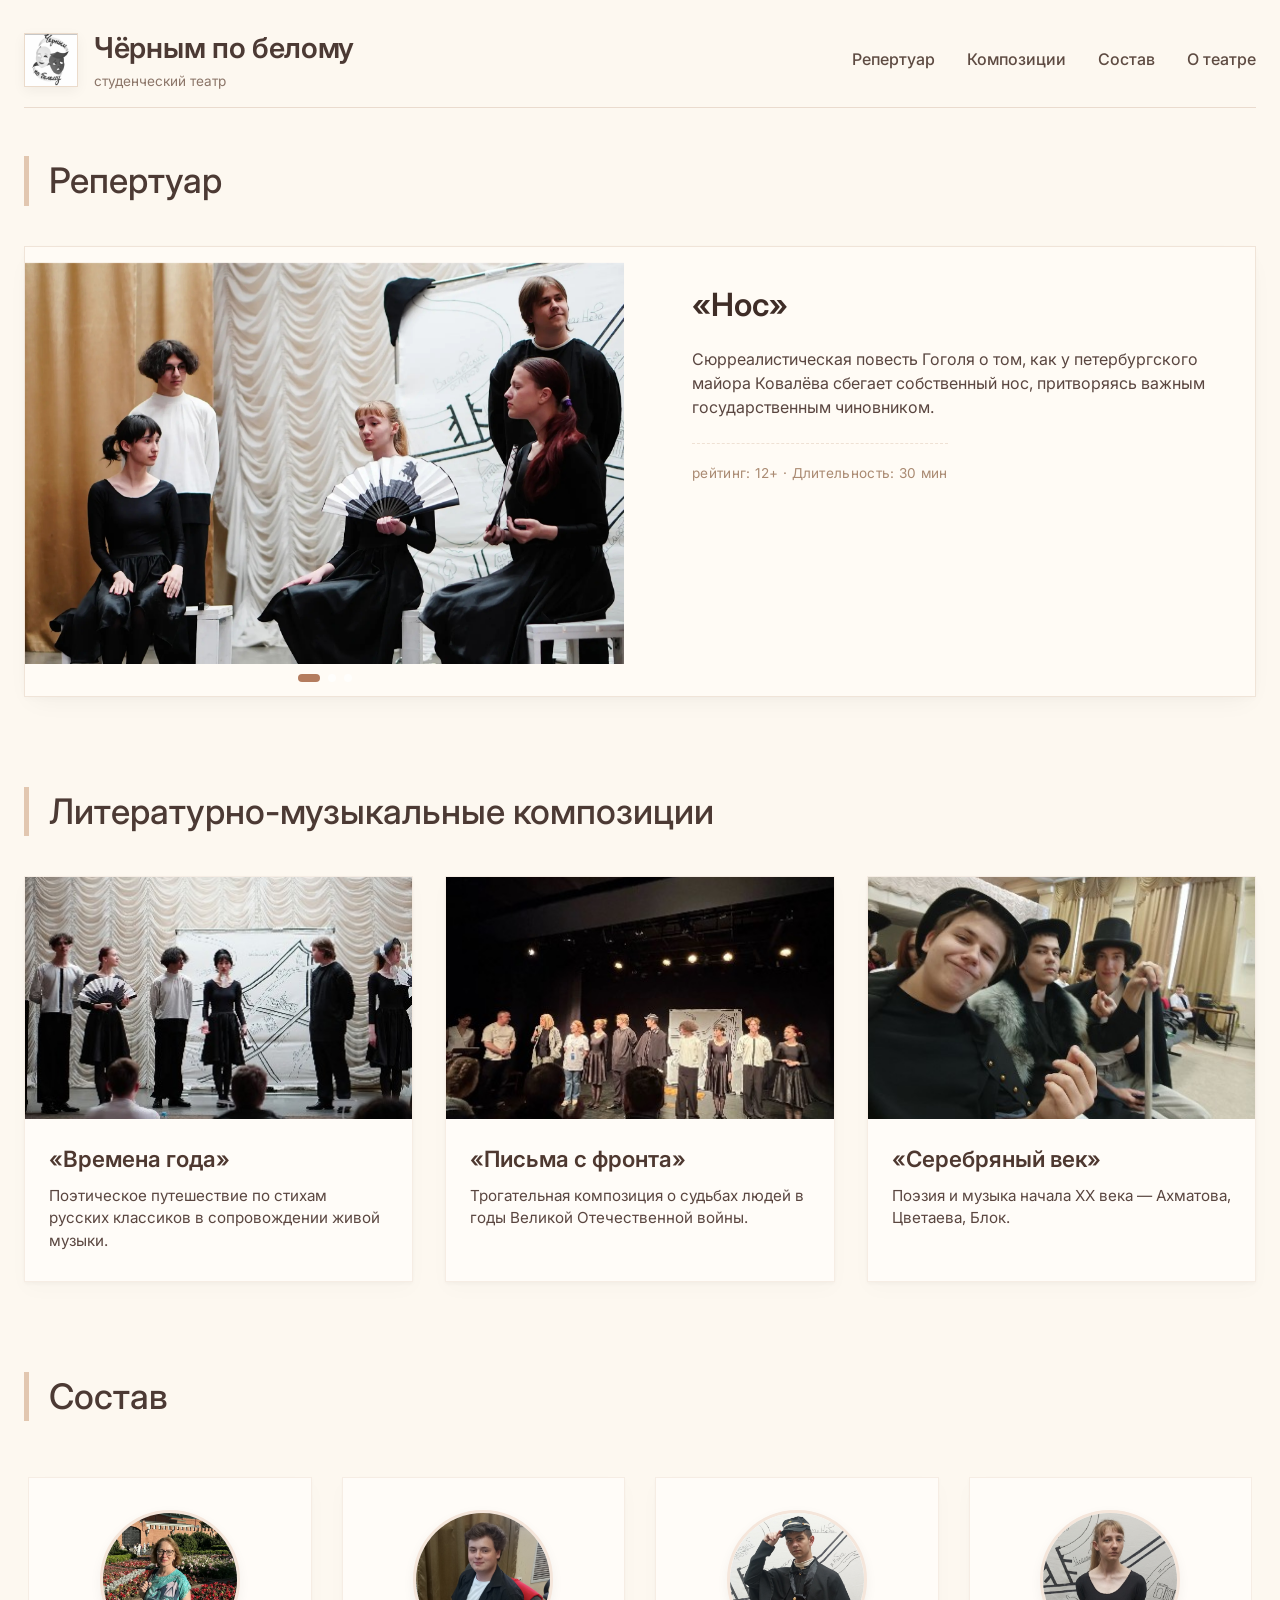
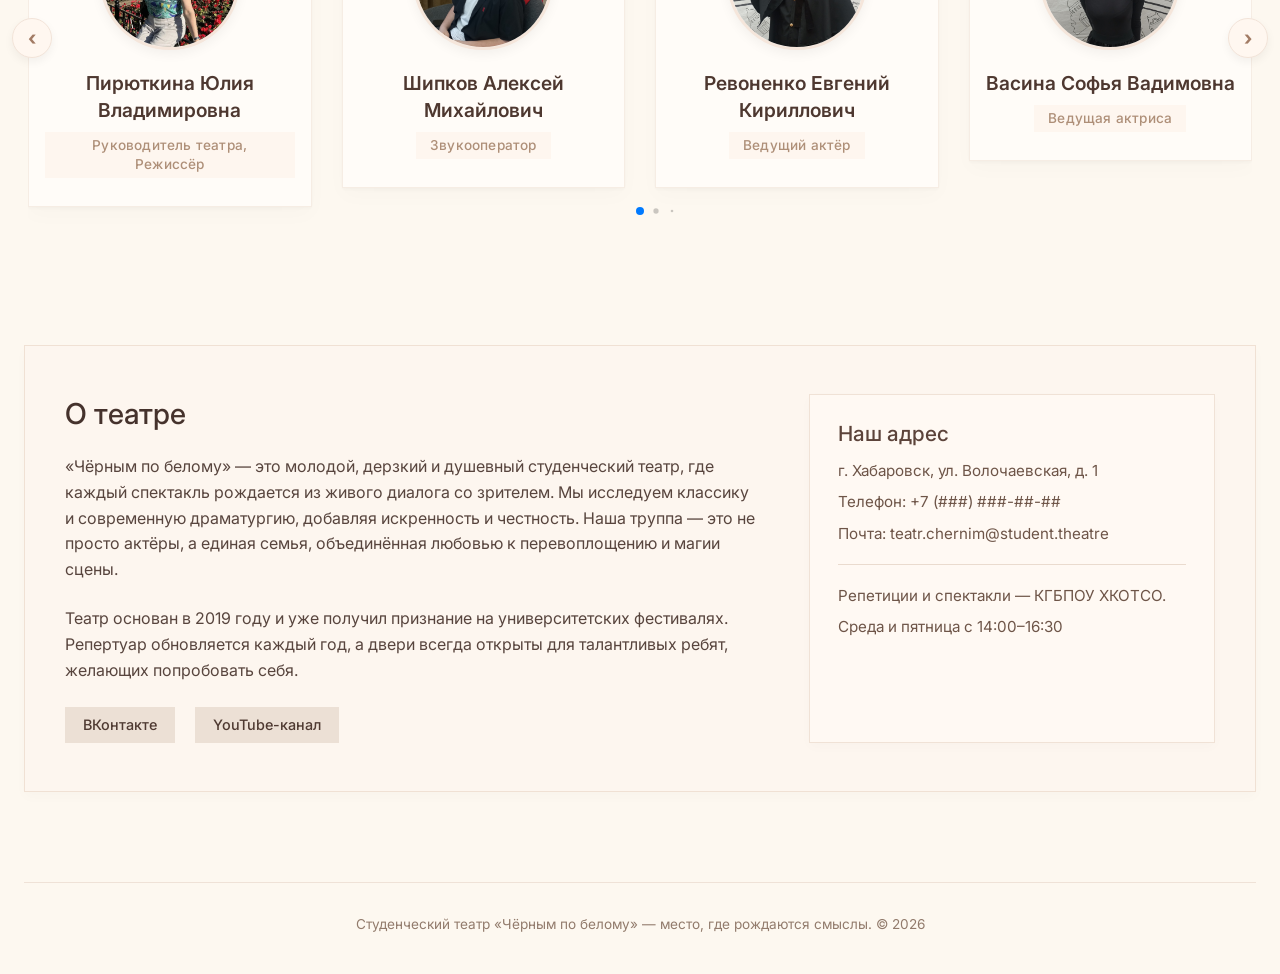
<file: index.html>
<!DOCTYPE html>
<html lang="ru">
<head>
    <meta charset="UTF-8">
    <meta name="viewport" content="width=device-width, initial-scale=1.0, user-scalable=yes">
    <title>Чёрным по белому — студенческий театр</title>
    <link rel="icon" href="LogoBOW.jpg" type="image">
    <link rel="stylesheet" href="https://cdn.jsdelivr.net/npm/swiper@11/swiper-bundle.min.css" />
    <link href="https://fonts.googleapis.com/css2?family=Inter:opsz,wght@14..32,300;14..32,400;14..32,500;14..32,600;14..32,700&display=swap" rel="stylesheet">
    <link rel="stylesheet" href="styles.css" />
</head>
<body>

<div class="container">
    <!-- Header / навигация -->
    <div class="navbar">
        <div class="logo">
            <div class="logo-icon">
                <img src="LogoBOW.jpg" alt="Логотип" width="50" height="50"/>
            </div>
            <div class="logo-text">
                <h1>Чёрным по белому</h1>
                <p>студенческий театр</p>
            </div>
        </div>
        <div class="nav-links">
            <a href="#repertoire">Репертуар</a>
            <a href="#compositions">Композиции</a>
            <a href="#team">Состав</a>
            <a href="#about">О театре</a>
        </div>
    </div>

    <!-- Секция Репертуар -->
    <section id="repertoire">
        <div class="section-title">Репертуар</div>
        <div class="repertoire-card">
            <!-- Слайдер с 3 картинками -->
            <div class="card-img">
                <div class="swiper playSwiper">
                    <div class="swiper-wrapper">
                        <div class="swiper-slide">
                            <img src="NOS.jpg" alt="Сцена спектакля 'Нос' 1">
                        </div>
                        <div class="swiper-slide">
                            <img src="NOS2.jpg" alt="Сцена спектакля 'Нос' 2">
                        </div>
                        <div class="swiper-slide">
                            <img src="NOS3.jpg" alt="Сцена спектакля 'Нос' 3">
                        </div>
                    </div>
                    <div class="swiper-pagination play-pagination"></div>
                </div>
            </div>
            <div class="card-content">
                <!-- Название — ссылка на страницу подробностей -->
                <h3><a href="nos.html" class="play-link">«Нос»</a></h3>
                <p>Сюрреалистическая повесть Гоголя о том,
                    как у петербургского майора Ковалёва сбегает собственный нос,
                    притворяясь важным государственным чиновником.</p>
                <div class="play-meta">рейтинг: 12+  ·  Длительность: 30 мин</div>
            </div>
        </div>
    </section>

    <!-- Новая секция: Литературно-музыкальные композиции -->
    <section id="compositions">
        <div class="section-title">Литературно-музыкальные композиции</div>
        <div class="compositions-grid">
            <a href="kompoziciya1.html" class="composition-card">
                <div class="composition-img">
                    <img src="Comp1.jpg" alt="Композиция 1">
                </div>
                <div class="composition-content">
                    <h3>«Времена года»</h3>
                    <p>Поэтическое путешествие по стихам русских классиков в сопровождении живой музыки.</p>
                </div>
            </a>
            <a href="kompoziciya2.html" class="composition-card">
                <div class="composition-img">
                    <img src="Comp2.jpg" alt="Композиция 2">
                </div>
                <div class="composition-content">
                    <h3>«Письма с фронта»</h3>
                    <p>Трогательная композиция о судьбах людей в годы Великой Отечественной войны.</p>
                </div>
            </a>
            <a href="kompoziciya3.html" class="composition-card">
                <div class="composition-img">
                    <img src="Comp3.jpg" alt="Композиция 3">
                </div>
                <div class="composition-content">
                    <h3>«Серебряный век»</h3>
                    <p>Поэзия и музыка начала XX века — Ахматова, Цветаева, Блок.</p>
                </div>
            </a>
        </div>
    </section>

    <!-- Секция Состав: слайдер с автопрокруткой -->
    <section id="team">
        <div class="section-title">Состав</div>
        <div class="team-slider-wrapper" style="position: relative;">
            <div class="swiper teamSwiper">
                <div class="swiper-wrapper">
                    <div class="swiper-slide">
                        <div class="team-card">
                            <img class="team-photo" src="Ulia_Vladimirovna.jpg" alt="Юлия Пирюткина">
                            <div class="team-name">Пирюткина Юлия Владимировна</div>
                            <div class="team-role">Руководитель театра, Режиссёр</div>
                        </div>
                    </div>
                    <div class="swiper-slide">
                        <div class="team-card">
                            <img class="team-photo" src="Aleksey.jpg" alt="Алексей Шипков">
                            <div class="team-name">Шипков Алексей Михайлович</div>
                            <div class="team-role">Звукооператор</div>
                        </div>
                    </div>
                    <div class="swiper-slide">
                        <div class="team-card">
                            <img class="team-photo" src="Evgenii.jpg" alt="Евгений Ревоненко">
                            <div class="team-name">Ревоненко Евгений Кириллович</div>
                            <div class="team-role">Ведущий актёр</div>
                        </div>
                    </div>
                    <div class="swiper-slide">
                        <div class="team-card">
                            <img class="team-photo" src="Sophia.jpg" alt="Софья Васина">
                            <div class="team-name">Васина Софья Вадимовна</div>
                            <div class="team-role">Ведущая актриса</div>
                        </div>
                    </div>
                    <div class="swiper-slide">
                        <div class="team-card">
                            <img class="team-photo" src="Vova.jpg" alt="Владимир Сальников">
                            <div class="team-name">Сальников Владимир Александрович</div>
                            <div class="team-role">актёр</div>
                        </div>
                    </div>
                    <div class="swiper-slide">
                        <div class="team-card">
                            <img class="team-photo" src="Nastya.jpg" alt="Анастасия Исакова">
                            <div class="team-name">Исакова Анастасия Вячеславовна</div>
                            <div class="team-role">Актриса</div>
                        </div>
                    </div>
                    <div class="swiper-slide">
                        <div class="team-card">
                            <img class="team-photo" src="Nikita.jpg" alt="Никита Ржепко">
                            <div class="team-name">Ржепко Никита Олегович</div>
                            <div class="team-role">Актёр</div>
                        </div>
                    </div>
                    <div class="swiper-slide">
                        <div class="team-card">
                            <img class="team-photo" src="Alina.jpg" alt="Алина Дубровина">
                            <div class="team-name">Дубровина Алина Александровна</div>
                            <div class="team-role">Актриса</div>
                        </div>
                    </div>
                    <div class="swiper-slide">
                        <div class="team-card">
                            <img class="team-photo" src="Vlad.jpg" alt="Владислав Бербега">
                            <div class="team-name">Бербега Владислав Владимирович</div>
                            <div class="team-role">Актёр</div>
                        </div>
                    </div>
                    <div class="swiper-slide">
                        <div class="team-card">
                            <img class="team-photo" src="Lera.jpg" alt="Валерия Сиротина">
                            <div class="team-name">Сиротина Валерия Игоревна</div>
                            <div class="team-role">Актриса</div>
                        </div>
                    </div>
                </div>
                <div class="swiper-pagination" style="position: relative; margin-top: 8px;"></div>
            </div>
            <div class="swiper-button-prev-custom" id="customPrevTeam">‹</div>
            <div class="swiper-button-next-custom" id="customNextTeam">›</div>
        </div>
    </section>

    <!-- Блок "О нас" -->
    <section id="about">
        <div class="about-section">
            <div class="about-grid">
                <div class="about-text">
                    <h3>О театре</h3>
                    <p>«Чёрным по белому» — это молодой, дерзкий и душевный студенческий театр, где каждый спектакль рождается из живого диалога со зрителем. 
                        Мы исследуем классику и современную драматургию, добавляя искренность и честность. 
                        Наша труппа — это не просто актёры, а единая семья, объединённая любовью к перевоплощению и магии сцены.</p>
                    <p>Театр основан в 2019 году и уже получил признание на университетских фестивалях. 
                        Репертуар обновляется каждый год, а двери всегда открыты для талантливых ребят, желающих попробовать себя.</p>
                    <div class="social-links">
                        <a href="#" class="social-link">ВКонтакте</a>
                        <a href="#" class="social-link">YouTube-канал</a>
                    </div>
                </div>
                <div class="address-block">
                    <h4>Наш адрес</h4>
                    <p>г. Хабаровск, ул. Волочаевская, д. 1</p>
                    <p>Телефон: +7 (###) ###-##-##</p>
                    <p>Почта: teatr.chernim@student.theatre</p>
                    <hr>
                    <p>Репетиции и спектакли — КГБПОУ ХКОТСО.</p>
                    <p>Среда и пятница с 14:00–16:30</p>
                </div>
            </div>
        </div>
    </section>

    <footer>
        <p>Студенческий театр «Чёрным по белому» — место, где рождаются смыслы. © 2026</p>
    </footer>
</div>

<script src="https://cdn.jsdelivr.net/npm/swiper@11/swiper-bundle.min.js"></script>
<script src="scripts.js"></script>
</body>
</html>
</file>
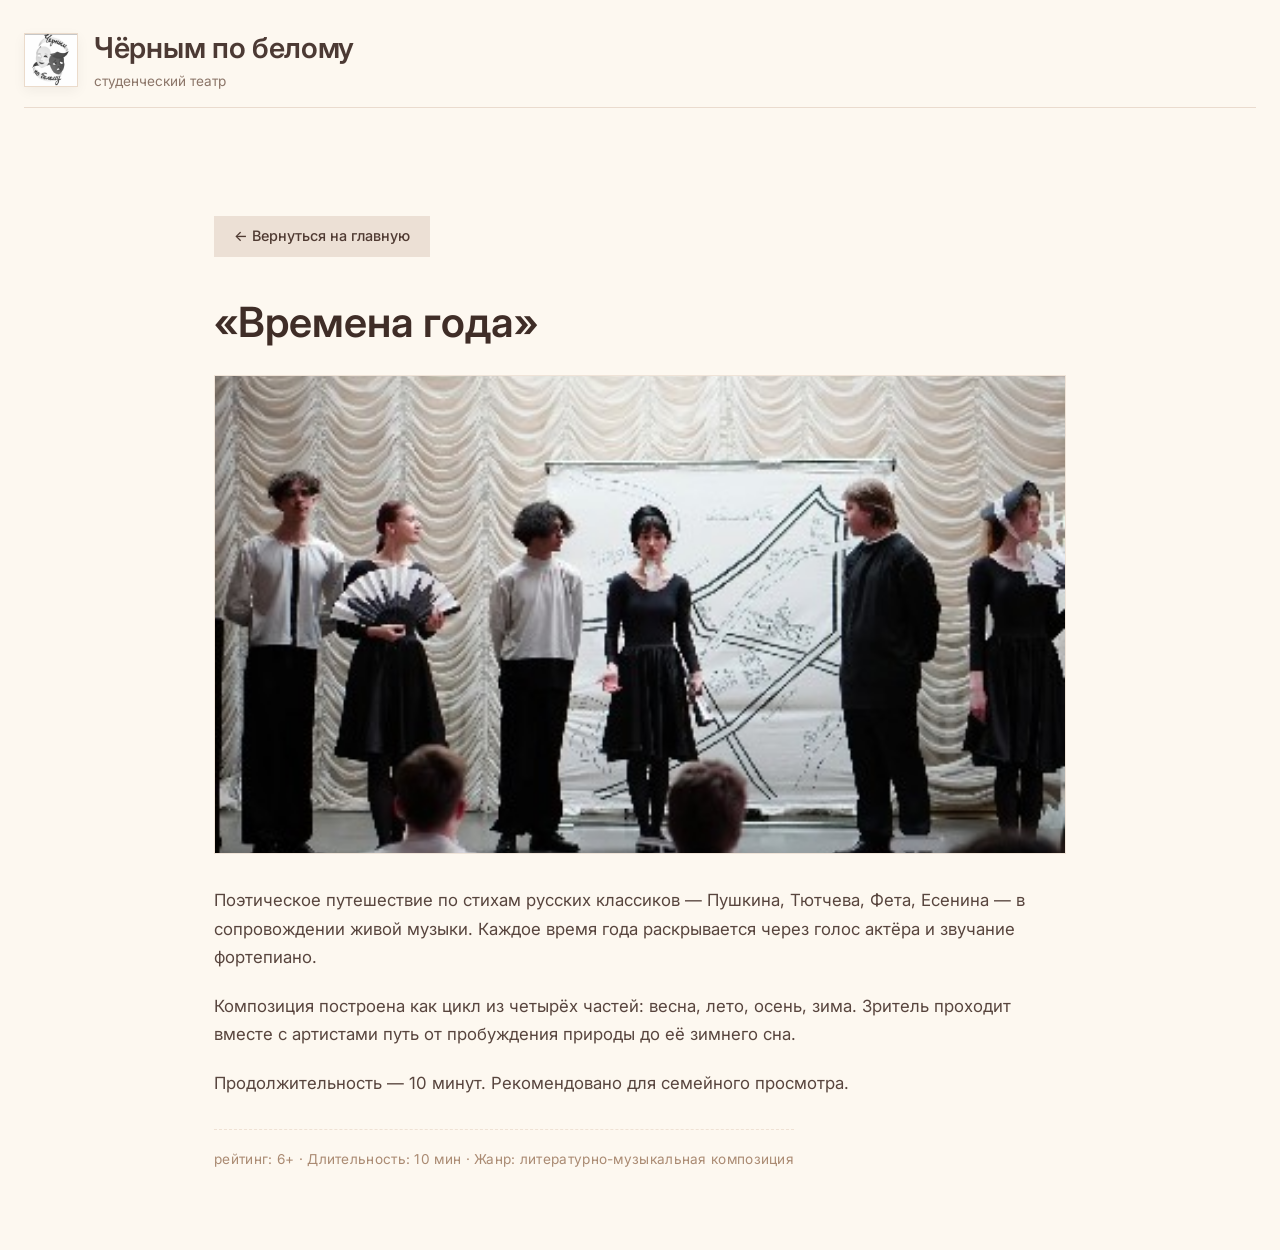
<file: kompoziciya1.html>
<!DOCTYPE html>
<html lang="ru">
<head>
    <meta charset="UTF-8">
    <meta name="viewport" content="width=device-width, initial-scale=1.0">
    <title>«Времена года» — Чёрным по белому</title>
    <link rel="icon" href="LogoBOW.jpg" type="image">
    <link href="https://fonts.googleapis.com/css2?family=Inter:opsz,wght@14..32,300;14..32,400;14..32,500;14..32,600;14..32,700&display=swap" rel="stylesheet">
    <link rel="stylesheet" href="styles.css">
</head>
<body>
    <div class="container">
     <div class="navbar">
        <div class="logo">
            <div class="logo-icon">
                <img src="LogoBOW.jpg" alt="Логотип" width="50" height="50"/>
            </div>
            <div class="logo-text">
                <h1>Чёрным по белому</h1>
                <p>студенческий театр</p>
            </div>
        </div>
     </div>
    <div class="detail-page">
        <a href="index.html" class="back-link">← Вернуться на главную</a>
        <h1>«Времена года»</h1>
        <img class="detail-hero" src="Comp1.jpg" alt="Композиция «Времена года»">
        <p>Поэтическое путешествие по стихам русских классиков — Пушкина, Тютчева, Фета, Есенина — 
           в сопровождении живой музыки. Каждое время года раскрывается через голос актёра и звучание фортепиано.</p>
        <p>Композиция построена как цикл из четырёх частей: весна, лето, осень, зима. 
           Зритель проходит вместе с артистами путь от пробуждения природы до её зимнего сна.</p>
        <p>Продолжительность — 10 минут. Рекомендовано для семейного просмотра.</p>
        <div class="play-meta">рейтинг: 6+ · Длительность: 10 мин · Жанр: литературно-музыкальная композиция</div>
    </div>
    </div>
</body>
</html>
</file>
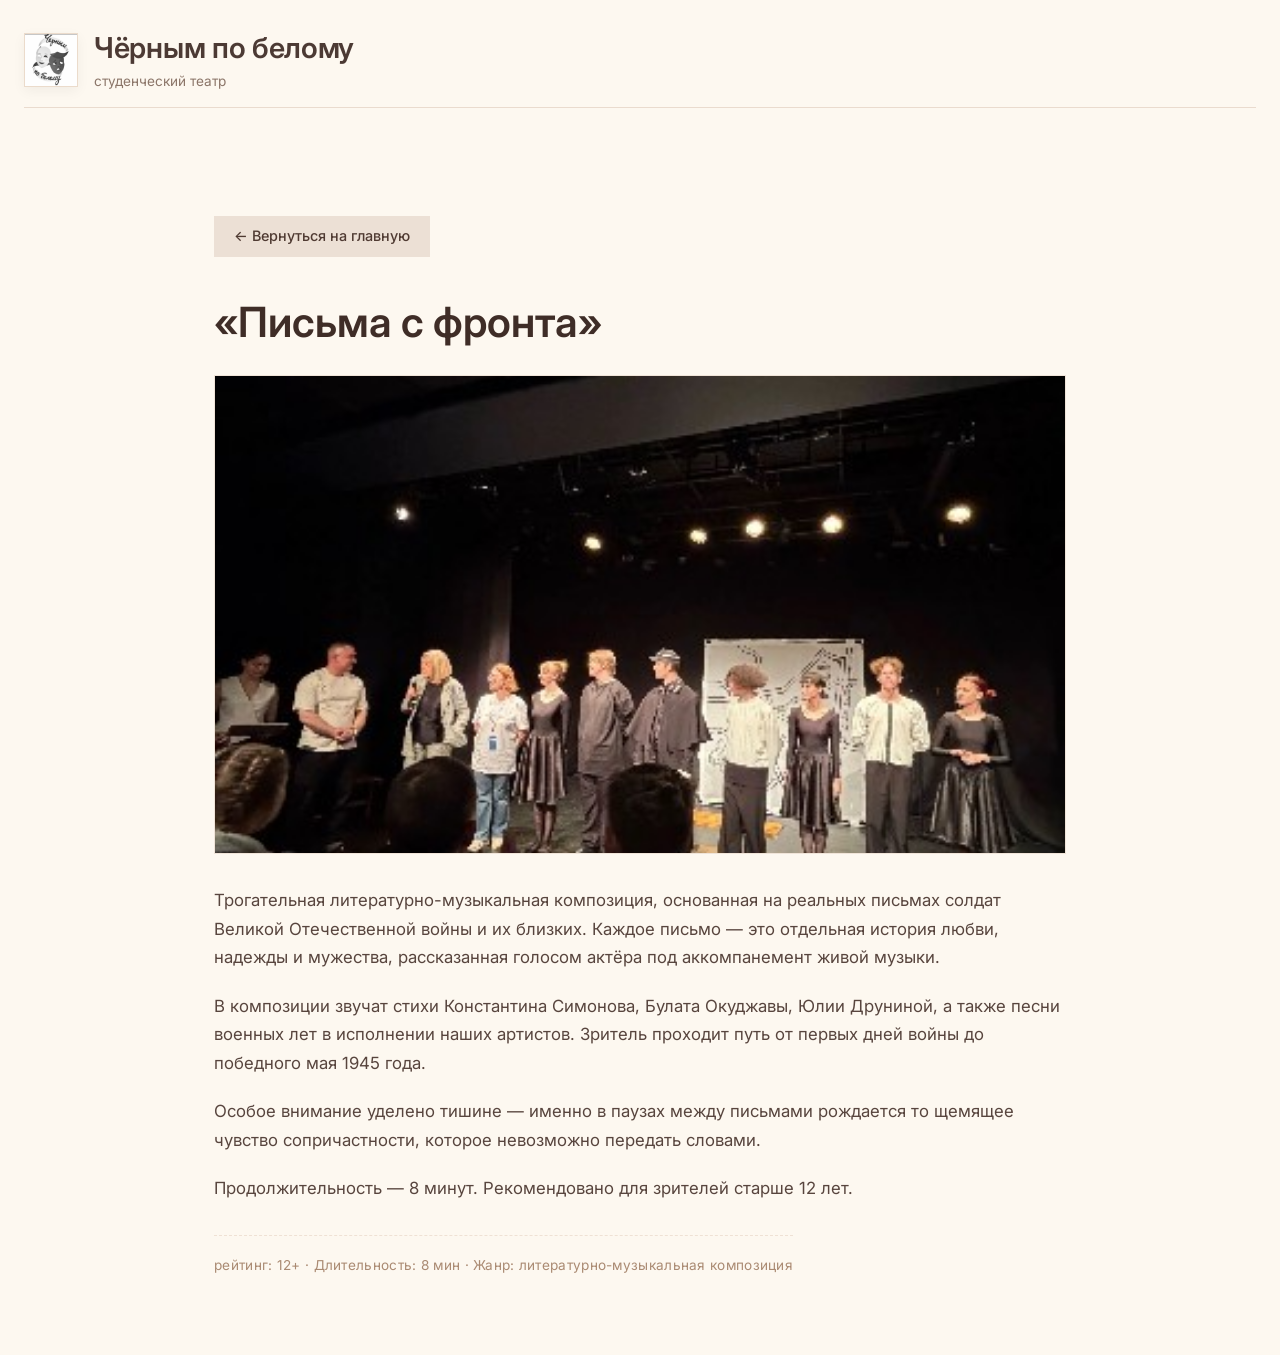
<file: kompoziciya2.html>
<!DOCTYPE html>
<html lang="ru">
<head>
    <meta charset="UTF-8">
    <meta name="viewport" content="width=device-width, initial-scale=1.0">
    <title>«Письма с фронта» — Чёрным по белому</title>
    <link rel="icon" href="LogoBOW.jpg" type="image">
    <link href="https://fonts.googleapis.com/css2?family=Inter:opsz,wght@14..32,300;14..32,400;14..32,500;14..32,600;14..32,700&display=swap" rel="stylesheet">
    <link rel="stylesheet" href="styles.css">
</head>
<body>
    <div class="container">
     <div class="navbar">
        <div class="logo">
            <div class="logo-icon">
                <img src="LogoBOW.jpg" alt="Логотип" width="50" height="50"/>
            </div>
            <div class="logo-text">
                <h1>Чёрным по белому</h1>
                <p>студенческий театр</p>
            </div>
        </div>
     </div>
    <div class="detail-page">
        <a href="index.html" class="back-link">← Вернуться на главную</a>
        <h1>«Письма с фронта»</h1>
        <img class="detail-hero" src="Comp2.jpg" alt="Композиция «Письма с фронта»">
        <p>Трогательная литературно-музыкальная композиция, основанная на реальных письмах солдат 
           Великой Отечественной войны и их близких. Каждое письмо — это отдельная история любви, 
           надежды и мужества, рассказанная голосом актёра под аккомпанемент живой музыки.</p>
        <p>В композиции звучат стихи Константина Симонова, Булата Окуджавы, Юлии Друниной, 
           а также песни военных лет в исполнении наших артистов. Зритель проходит путь от 
           первых дней войны до победного мая 1945 года.</p>
        <p>Особое внимание уделено тишине — именно в паузах между письмами рождается то 
           щемящее чувство сопричастности, которое невозможно передать словами.</p>
        <p>Продолжительность — 8 минут. Рекомендовано для зрителей старше 12 лет.</p>
        <div class="play-meta">рейтинг: 12+ · Длительность: 8 мин · Жанр: литературно-музыкальная композиция</div>
    </div>
    </div>
</body>
</html>
</file>
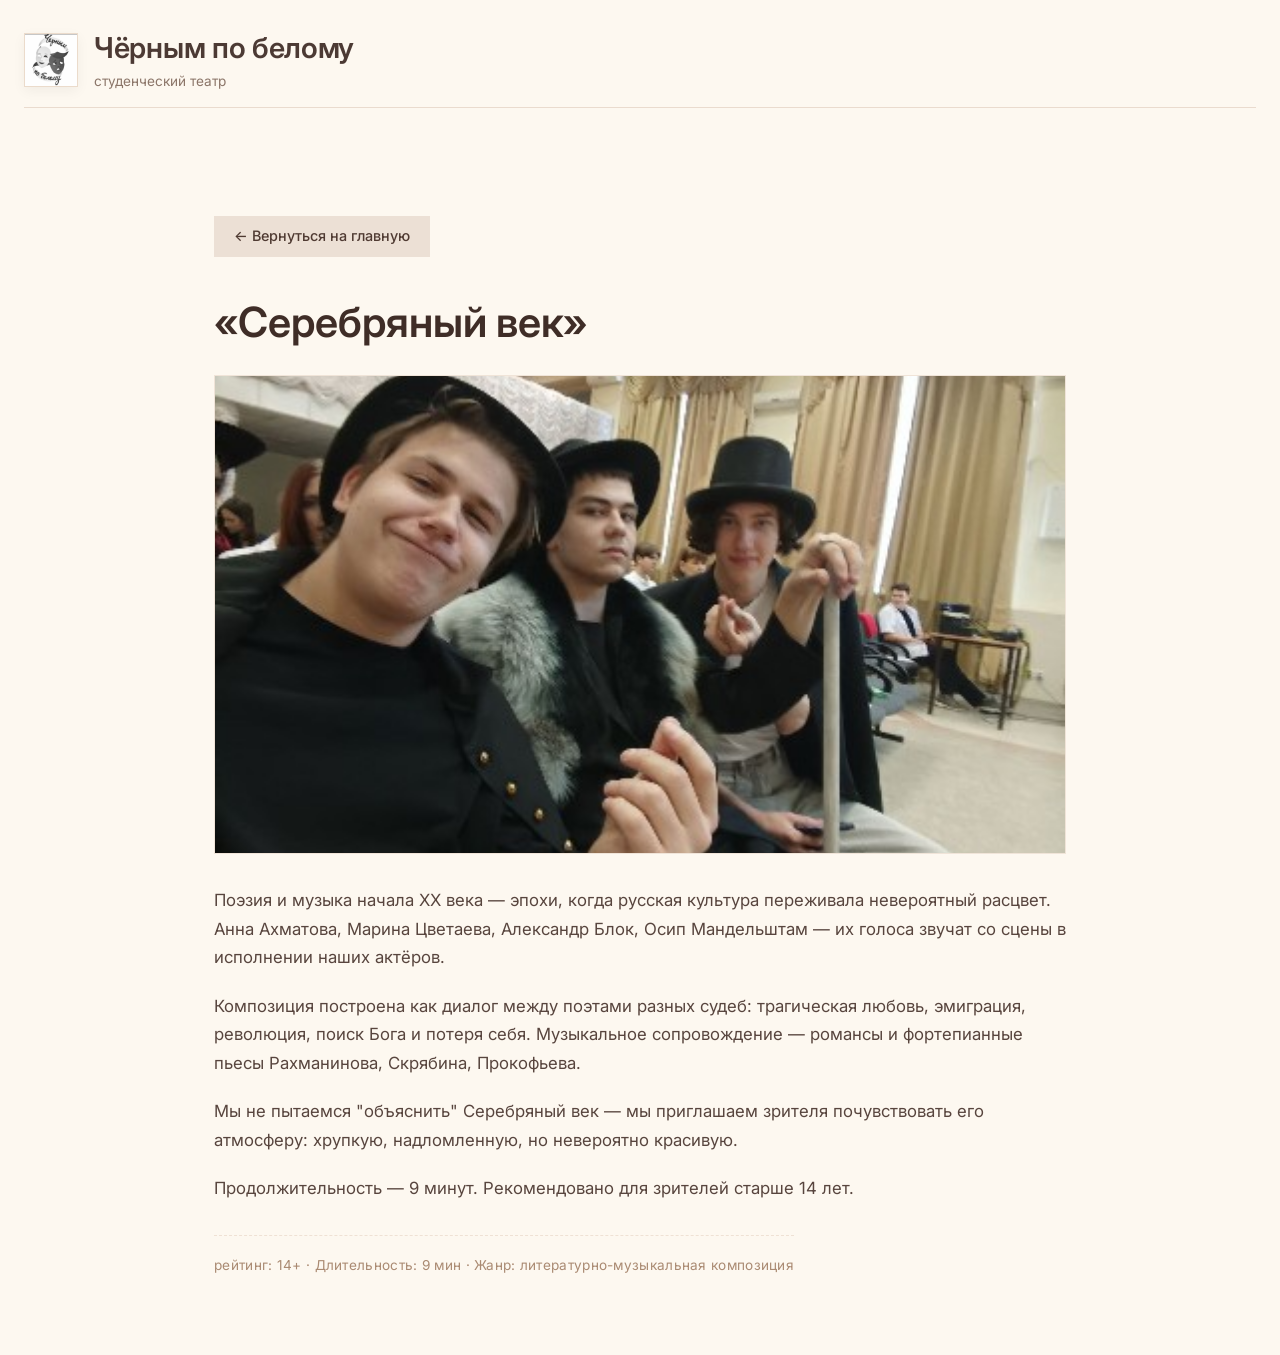
<file: kompoziciya3.html>
<!DOCTYPE html>
<html lang="ru">
<head>
    <meta charset="UTF-8">
    <meta name="viewport" content="width=device-width, initial-scale=1.0">
    <title>«Серебряный век» — Чёрным по белому</title>
    <link rel="icon" href="LogoBOW.jpg" type="image">
    <link href="https://fonts.googleapis.com/css2?family=Inter:opsz,wght@14..32,300;14..32,400;14..32,500;14..32,600;14..32,700&display=swap" rel="stylesheet">
    <link rel="stylesheet" href="styles.css">
</head>
<body>
    <div class="container">
     <div class="navbar">
        <div class="logo">
            <div class="logo-icon">
                <img src="LogoBOW.jpg" alt="Логотип" width="50" height="50"/>
            </div>
            <div class="logo-text">
                <h1>Чёрным по белому</h1>
                <p>студенческий театр</p>
            </div>
        </div>
     </div>
    <div class="detail-page">
        <a href="index.html" class="back-link">← Вернуться на главную</a>
        <h1>«Серебряный век»</h1>
        <img class="detail-hero" src="Comp3.jpg" alt="Композиция «Серебряный век»">
        <p>Поэзия и музыка начала XX века — эпохи, когда русская культура переживала невероятный 
           расцвет. Анна Ахматова, Марина Цветаева, Александр Блок, Осип Мандельштам — их голоса 
           звучат со сцены в исполнении наших актёров.</p>
        <p>Композиция построена как диалог между поэтами разных судеб: трагическая любовь, 
           эмиграция, революция, поиск Бога и потеря себя. Музыкальное сопровождение — романсы 
           и фортепианные пьесы Рахманинова, Скрябина, Прокофьева.</p>
        <p>Мы не пытаемся "объяснить" Серебряный век — мы приглашаем зрителя почувствовать его 
           атмосферу: хрупкую, надломленную, но невероятно красивую.</p>
        <p>Продолжительность — 9 минут. Рекомендовано для зрителей старше 14 лет.</p>
        <div class="play-meta">рейтинг: 14+ · Длительность: 9 мин · Жанр: литературно-музыкальная композиция</div>
    </div>
    </div>
</body>
</html>
</file>
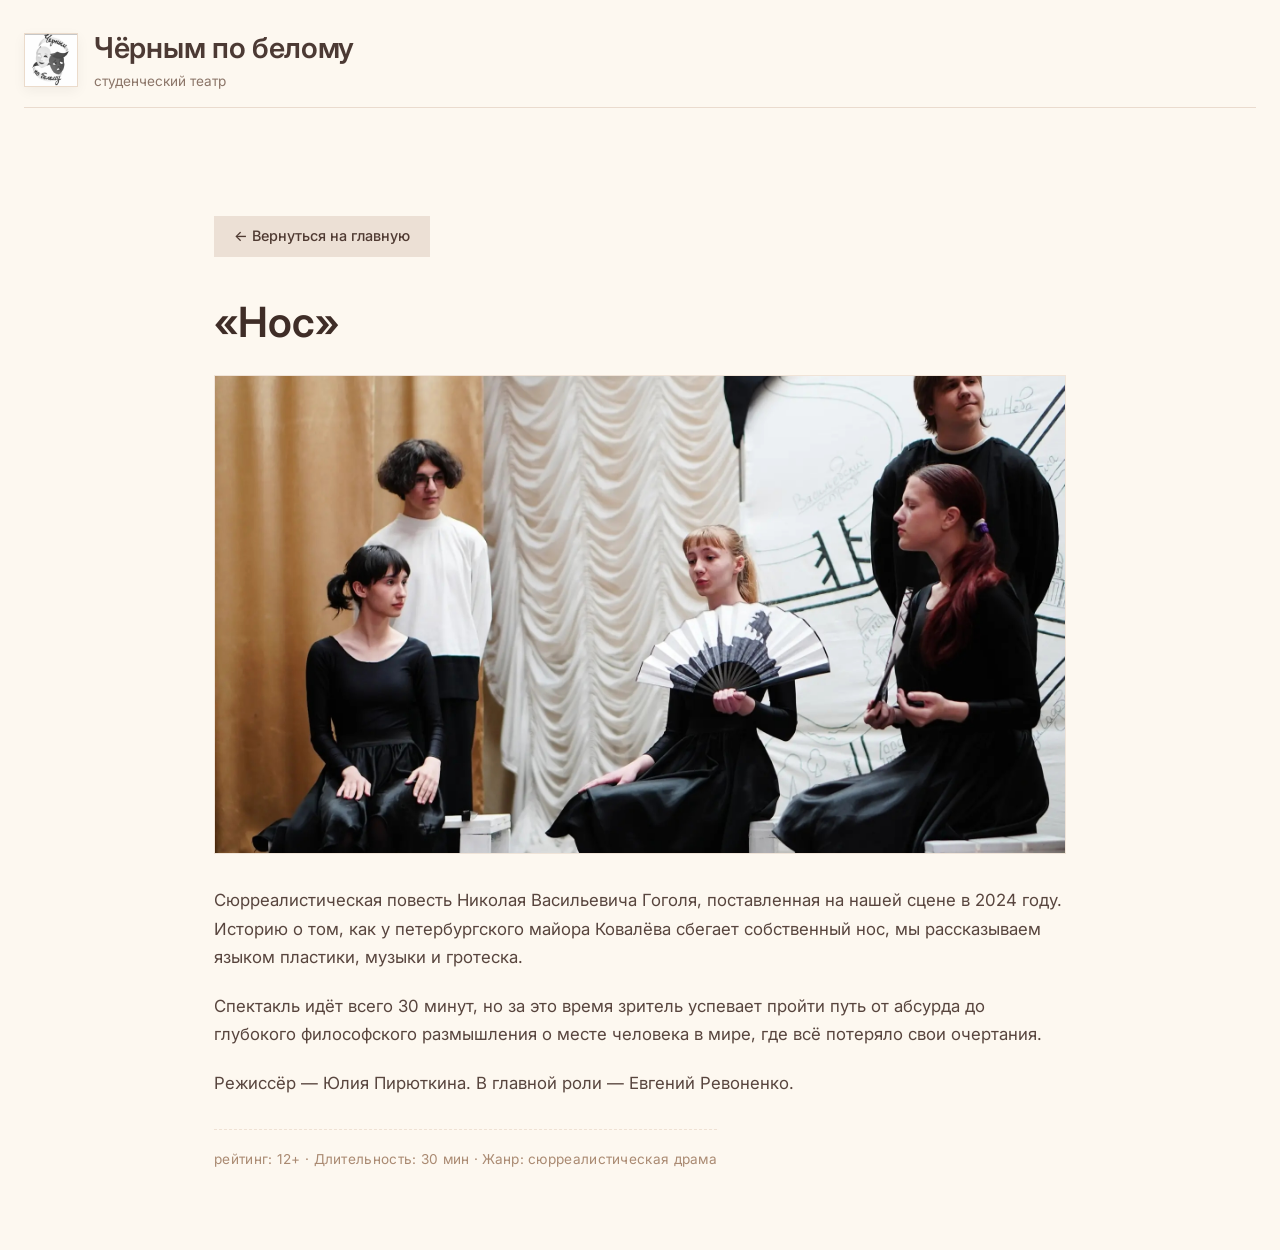
<file: nos.html>
<!DOCTYPE html>
<html lang="ru">
<head>
    <meta charset="UTF-8">
    <meta name="viewport" content="width=device-width, initial-scale=1.0">
    <title>«Нос» — Чёрным по белому</title>
    <link rel="icon" href="LogoBOW.jpg" type="image">
    <link href="https://fonts.googleapis.com/css2?family=Inter:opsz,wght@14..32,300;14..32,400;14..32,500;14..32,600;14..32,700&display=swap" rel="stylesheet">
    <link rel="stylesheet" href="styles.css">
</head>
<body>
    <div class="container">
     <div class="navbar">
        <div class="logo">
            <div class="logo-icon">
                <img src="LogoBOW.jpg" alt="Логотип" width="50" height="50"/>
            </div>
            <div class="logo-text">
                <h1>Чёрным по белому</h1>
                <p>студенческий театр</p>
            </div>
        </div>
     </div>
     <div class="detail-page">
        <a href="index.html" class="back-link">← Вернуться на главную</a>
        <h1>«Нос»</h1>
        <img class="detail-hero" src="NOS.jpg" alt="Сцена спектакля 'Нос'">
        <p>Сюрреалистическая повесть Николая Васильевича Гоголя, поставленная на нашей сцене в 2024 году. 
           Историю о том, как у петербургского майора Ковалёва сбегает собственный нос, 
           мы рассказываем языком пластики, музыки и гротеска.</p>
        <p>Спектакль идёт всего 30 минут, но за это время зритель успевает пройти путь от абсурда 
           до глубокого философского размышления о месте человека в мире, где всё потеряло свои очертания.</p>
        <p>Режиссёр — Юлия Пирюткина. В главной роли — Евгений Ревоненко.</p>
        <div class="play-meta">рейтинг: 12+ · Длительность: 30 мин · Жанр: сюрреалистическая драма</div>
     </div>
    </div>
</body>
</html>
</file>
<file: styles.css>
/* === Сброс и база === */
* {
    margin: 0;
    padding: 0;
    box-sizing: border-box;
}

body {
    font-family: 'Inter', sans-serif;
    background-color: #FDF8F0;
    color: #3E2E2A;
    line-height: 1.4;
    scroll-behavior: smooth;
    -webkit-font-smoothing: antialiased;
}

img { max-width: 100%; display: block; }

.container {
    max-width: 1280px;
    margin: 0 auto;
    padding: 0 24px;
}

/* === Навигация === */
.navbar {
    padding: 28px 0 16px;
    border-bottom: 1px solid #EADBCE;
    margin-bottom: 48px;
    display: flex;
    flex-wrap: wrap;
    justify-content: space-between;
    align-items: center;
    gap: 20px;
}

.logo {
    display: flex;
    align-items: center;
    gap: 16px;
    flex-wrap: wrap;
}

.logo-icon {
    width: 54px;
    height: 54px;
    background: #F7EFE6;
    display: flex;
    align-items: center;
    justify-content: center;
    box-shadow: 0 4px 12px rgba(0, 0, 0, 0.05);
    border: 1px solid #EBDBCB;
    transition: transform 0.2s ease;
    overflow: hidden;
}

.logo-icon:hover { transform: scale(1.02); }
.logo-icon img { width: 100%; height: 100%; object-fit: cover; }

.logo-text h1 {
    font-size: 1.8rem;
    font-weight: 600;
    letter-spacing: -0.3px;
    color: #4C3A34;
}

.logo-text p {
    font-size: 0.85rem;
    color: #8B7568;
    margin-top: 4px;
    font-weight: 400;
}

.nav-links {
    display: flex;
    gap: 32px;
    flex-wrap: wrap;
}

.nav-links a {
    text-decoration: none;
    font-weight: 500;
    color: #5E4B42;
    transition: 0.2s;
    font-size: 1rem;
    border-bottom: 1px solid transparent;
}

.nav-links a:hover {
    color: #B47C5E;
    border-bottom-color: #DECBB8;
}

/* === Секции === */
section { margin-bottom: 90px; }

.section-title {
    font-size: 2.2rem;
    font-weight: 500;
    color: #4C3A34;
    border-left: 5px solid #E2C7B0;
    padding-left: 20px;
    margin-bottom: 40px;
}

/* ============================================
   === РЕПЕРТУАР (адаптивный слайдер 4:3) ===
   ============================================ */
.repertoire-card {
    background: #FFFBF5;
    box-shadow: 0 10px 25px -8px rgba(0, 0, 0, 0.05), 0 2px 6px rgba(0, 0, 0, 0.02);
    display: flex;
    flex-wrap: wrap;
    gap: 32px;
    overflow: hidden;
    transition: all 0.2s;
    border: 1px solid #F0E4D8;
    align-items: stretch;
}

/* Контейнер картинки */
.card-img {
    flex: 1 1 360px;
    min-width: 0;
    position: relative;
    display: flex;
}

/* Сам слайдер сохраняет пропорцию 4:3 на любом экране */
.card-img .playSwiper {
    width: 100%;
    height: auto;
    aspect-ratio: 4 / 3;
    min-height: 0;
}

.card-img .swiper-wrapper,
.card-img .swiper-slide {
    height: 100%;
}

.card-img .swiper-slide img {
    width: 100%;
    height: 100%;
    object-fit: cover;
    display: block;
}

/* Пагинация слайдера картинок */
.play-pagination {
    position: absolute;
    bottom: 12px;
    left: 0;
    right: 0;
    text-align: center;
    z-index: 5;
}

.play-pagination .swiper-pagination-bullet {
    background: #ffffff;
    opacity: 0.7;
    width: 8px;
    height: 8px;
    margin: 0 4px !important;
    transition: all 0.3s ease;
}

.play-pagination .swiper-pagination-bullet-active {
    background: #B47C5E;
    opacity: 1;
    width: 22px;
    border-radius: 4px;
}

/* Текстовая часть карточки */
.card-content {
    flex: 1 1 360px;
    padding: 36px;
}

.card-content h3 {
    font-size: 2rem;
    font-weight: 600;
    margin-bottom: 20px;
    color: #3F2D27;
}

.card-content h3 a.play-link {
    color: inherit;
    text-decoration: none;
    transition: color 0.2s;
    border-bottom: 2px solid transparent;
}

.card-content h3 a.play-link:hover {
    color: #B47C5E;
    border-bottom-color: #E2C7B0;
}

.card-content p {
    font-size: 1rem;
    line-height: 1.5;
    color: #5A4640;
    margin-bottom: 24px;
}

.play-meta {
    font-size: 0.85rem;
    color: #AA8A72;
    letter-spacing: 0.3px;
    border-top: 1px dashed #EFE1D4;
    padding-top: 20px;
    display: inline-block;
}

.details-btn {
    display: inline-block;
    margin-top: 16px;
    padding: 10px 22px;
    background: #ECE0D5;
    color: #4F3A32;
    text-decoration: none;
    font-weight: 500;
    font-size: 0.9rem;
    transition: 0.2s;
}

.details-btn:hover {
    background: #DECEBD;
    color: #2E211C;
}

/* ============================================
   === ЛИТЕРАТУРНО-МУЗЫКАЛЬНЫЕ КОМПОЗИЦИИ ===
   ============================================ */
.compositions-grid {
    display: grid;
    grid-template-columns: repeat(auto-fill, minmax(300px, 1fr));
    gap: 32px;
}

.composition-card {
    display: block;
    text-decoration: none;
    color: inherit;
    background: #FFFCF8;
    border: 1px solid #F6EDE4;
    box-shadow: 0 8px 20px rgba(0, 0, 0, 0.02), 0 2px 4px rgba(0, 0, 0, 0.03);
    transition: transform 0.25s ease, box-shadow 0.25s ease, border-color 0.25s;
    overflow: hidden;
}

.composition-card:hover {
    transform: translateY(-6px);
    border-color: #EAD3C2;
    box-shadow: 0 20px 30px -12px rgba(0, 0, 0, 0.08);
}

.composition-img {
    width: 100%;
    aspect-ratio: 16 / 10;
    overflow: hidden;
    background: #F2E3DA;
}

.composition-img img {
    width: 100%;
    height: 100%;
    object-fit: cover;
    transition: transform 0.4s ease;
}

.composition-content { padding: 24px 24px 28px; }

.composition-content h3 {
    font-size: 1.4rem;
    font-weight: 600;
    color: #4E3830;
    margin-bottom: 10px;
}

.composition-content p {
    font-size: 0.95rem;
    color: #5A4640;
    line-height: 1.5;
}

/* ============================================
   === СОСТАВ (слайдер) ===
   ============================================ */
.team-slider-wrapper {
    position: relative;
    padding: 0 4px;
}

.swiper {
    width: 100%;
    padding: 16px 0 32px;
    overflow: hidden;
}

.team-card {
    background: #FFFCF8;
    text-align: center;
    padding: 32px 16px 28px;
    box-shadow: 0 8px 20px rgba(0, 0, 0, 0.02), 0 2px 4px rgba(0, 0, 0, 0.03);
    transition: transform 0.2s ease, border-color 0.2s ease, box-shadow 0.2s ease;
    border: 1px solid #F6EDE4;
    height: 100%;
}

.team-card:hover {
    transform: translateY(-6px);
    border-color: #EAD3C2;
    box-shadow: 0 20px 30px -12px rgba(0, 0, 0, 0.08);
}

.team-photo {
    width: 140px;
    height: 140px;
    border-radius: 50%;
    object-fit: cover;
    margin: 0 auto 20px;
    display: block;
    border: 3px solid #F5E6DB;
    box-shadow: 0 4px 12px rgba(0, 0, 0, 0.05);
    background: #FCF2EA;
}

.team-name {
    font-size: 1.2rem;
    font-weight: 600;
    color: #4E3830;
    margin-bottom: 8px;
}

.team-role {
    font-size: 0.85rem;
    color: #AE8F78;
    font-weight: 500;
    background: #FEF6EF;
    display: inline-block;
    padding: 4px 14px;
    letter-spacing: 0.2px;
}

/* Кастомные стрелки */
.swiper-button-prev-custom,
.swiper-button-next-custom {
    position: absolute;
    top: 45%;
    transform: translateY(-50%);
    width: 40px;
    height: 40px;
    background: #FFF7F0;
    border-radius: 50%;
    display: flex;
    align-items: center;
    justify-content: center;
    cursor: pointer;
    z-index: 10;
    box-shadow: 0 4px 10px rgba(0, 0, 0, 0.05);
    border: 1px solid #F2E3D8;
    transition: 0.2s;
    color: #A27B64;
    font-size: 20px;
    font-weight: bold;
    user-select: none;
}

.swiper-button-prev-custom:hover,
.swiper-button-next-custom:hover {
    background: #F1E2D4;
    color: #7C5C48;
}

.swiper-button-prev-custom { left: -12px; }
.swiper-button-next-custom { right: -12px; }

/* ============================================
   === О НАС ===
   ============================================ */
.about-section {
    background: #FDF6EF;
    padding: 48px 40px;
    margin-bottom: 60px;
    border: 1px solid #F0E1D4;
    box-shadow: 0 5px 12px rgba(0, 0, 0, 0.02);
}

.about-grid {
    display: flex;
    flex-wrap: wrap;
    gap: 48px;
    justify-content: space-between;
}

.about-text { flex: 2; min-width: 240px; }

.about-text h3 {
    font-size: 1.8rem;
    font-weight: 500;
    margin-bottom: 20px;
    color: #45322C;
}

.about-text p {
    line-height: 1.6;
    margin-bottom: 24px;
    color: #58453E;
    font-size: 1rem;
}

.social-links {
    display: flex;
    gap: 20px;
    margin-top: 20px;
    flex-wrap: wrap;
}

.social-link {
    background: #ECE0D5;
    padding: 8px 18px;
    text-decoration: none;
    color: #4F3A32;
    font-weight: 500;
    transition: 0.2s;
    font-size: 0.9rem;
}

.social-link:hover {
    background: #DECEBD;
    color: #2E211C;
}

.address-block {
    flex: 1;
    min-width: 260px;
    background: #FFF9F3;
    padding: 24px 28px;
    box-shadow: 0 4px 12px rgba(0, 0, 0, 0.02);
    border: 1px solid #F0E2D6;
}

.address-block h4 {
    font-size: 1.3rem;
    font-weight: 500;
    margin-bottom: 12px;
    color: #5C433A;
}

.address-block p {
    margin-bottom: 10px;
    font-size: 0.95rem;
    color: #6E5548;
}

hr {
    margin: 20px 0;
    border: none;
    height: 1px;
    background: #EADBCE;
}

/* === Футер === */
footer {
    text-align: center;
    padding: 32px 0 40px;
    border-top: 1px solid #EFE2D7;
    margin-top: 20px;
    color: #927B6C;
    font-size: 0.85rem;
}

/* ============================================
   === СТРАНИЦА ПОДРОБНОСТЕЙ ===
   ============================================ */
.detail-page {
    max-width: 900px;
    margin: 0 auto;
    padding: 60px 24px 80px;
}

.back-link {
    display: inline-block;
    margin-bottom: 36px;
    padding: 10px 20px;
    background: #ECE0D5;
    color: #4F3A32;
    text-decoration: none;
    font-weight: 500;
    font-size: 0.9rem;
    transition: 0.2s;
}

.back-link:hover {
    background: #DECEBD;
    color: #2E211C;
}

.detail-page h1 {
    font-size: 2.6rem;
    font-weight: 600;
    color: #3F2D27;
    margin-bottom: 24px;
}

.detail-hero {
    width: 100%;
    aspect-ratio: 16 / 9;
    object-fit: cover;
    margin-bottom: 32px;
    border: 1px solid #F0E4D8;
}

.detail-page p {
    font-size: 1.05rem;
    line-height: 1.7;
    color: #58453E;
    margin-bottom: 20px;
}

.detail-page .play-meta { margin-top: 12px; }

/* ============================================
   === АДАПТИВ ===
   ============================================ */

/* Планшеты */
@media (max-width: 960px) {
    .section-title { font-size: 2rem; }
    .card-content { padding: 28px; }
    .card-content h3 { font-size: 1.7rem; }
    .about-section { padding: 40px 28px; }
    .about-grid { gap: 32px; }
}

/* Мобильные */
@media (max-width: 700px) {
    .container { padding: 0 18px; }

    section { margin-bottom: 64px; }

    /* --- Навигация --- */
    .navbar {
        flex-direction: column;
        align-items: flex-start;
        gap: 16px;
        margin-bottom: 36px;
        padding: 20px 0 14px;
    }
    .logo { flex-wrap: nowrap; }
    .logo-text h1 { font-size: 1.4rem; }
    .logo-text p { font-size: 0.78rem; }
    .nav-links { gap: 20px; }
    .nav-links a { font-size: 0.92rem; }

    /* --- Заголовки --- */
    .section-title {
        font-size: 1.6rem;
        padding-left: 14px;
        margin-bottom: 28px;
    }

    /* --- РЕПЕРТУАР на мобильных --- */
    .repertoire-card {
        flex-direction: column;
        gap: 0;
    }
    .card-img {
        flex: 0 0 auto;
        width: 100%;
    }
    .card-img .playSwiper {
        aspect-ratio: 4 / 3;
        width: 100%;
    }
    .card-content {
        flex: 0 0 auto;
        padding: 24px 20px 28px;
    }
    .card-content h3 { font-size: 1.5rem; margin-bottom: 14px; }
    .card-content p { font-size: 0.95rem; margin-bottom: 18px; }
    .play-meta { font-size: 0.8rem; padding-top: 16px; }
    .details-btn { padding: 9px 18px; font-size: 0.85rem; }

    /* --- КОМПОЗИЦИИ на мобильных --- */
    .compositions-grid {
        grid-template-columns: 1fr;
        gap: 20px;
    }
    .composition-img { aspect-ratio: 16 / 10; }
    .composition-content { padding: 20px; }
    .composition-content h3 { font-size: 1.25rem; }
    .composition-content p { font-size: 0.9rem; }

    /* --- СОСТАВ на мобильных --- */
    .swiper-button-prev-custom,
    .swiper-button-next-custom { display: none; }
    .team-card { padding: 26px 14px 24px; }
    .team-photo { width: 110px; height: 110px; }
    .team-name { font-size: 1.05rem; }
    .team-role { font-size: 0.78rem; padding: 3px 12px; }

    /* --- О НАС --- */
    .about-section { padding: 28px 20px; }
    .about-text h3 { font-size: 1.5rem; }
    .about-text p { font-size: 0.95rem; }
    .address-block { padding: 20px 22px; }

    /* --- СТРАНИЦА ПОДРОБНОСТЕЙ --- */
    .detail-page { padding: 36px 20px 60px; }
    .detail-page h1 { font-size: 1.8rem; margin-bottom: 18px; }
    .detail-hero { aspect-ratio: 4 / 3; margin-bottom: 24px; }
    .detail-page p { font-size: 0.98rem; line-height: 1.65; }
    .back-link { padding: 9px 16px; font-size: 0.85rem; margin-bottom: 24px; }
}

/* Очень узкие экраны */
@media (max-width: 400px) {
    .container { padding: 0 14px; }
    .logo-icon { width: 46px; height: 46px; }
    .logo-text h1 { font-size: 1.25rem; }
    .nav-links { gap: 14px; }
    .nav-links a { font-size: 0.88rem; }
    .section-title { font-size: 1.45rem; }
    .card-content h3 { font-size: 1.35rem; }
    .team-photo { width: 96px; height: 96px; }
}
</file>
